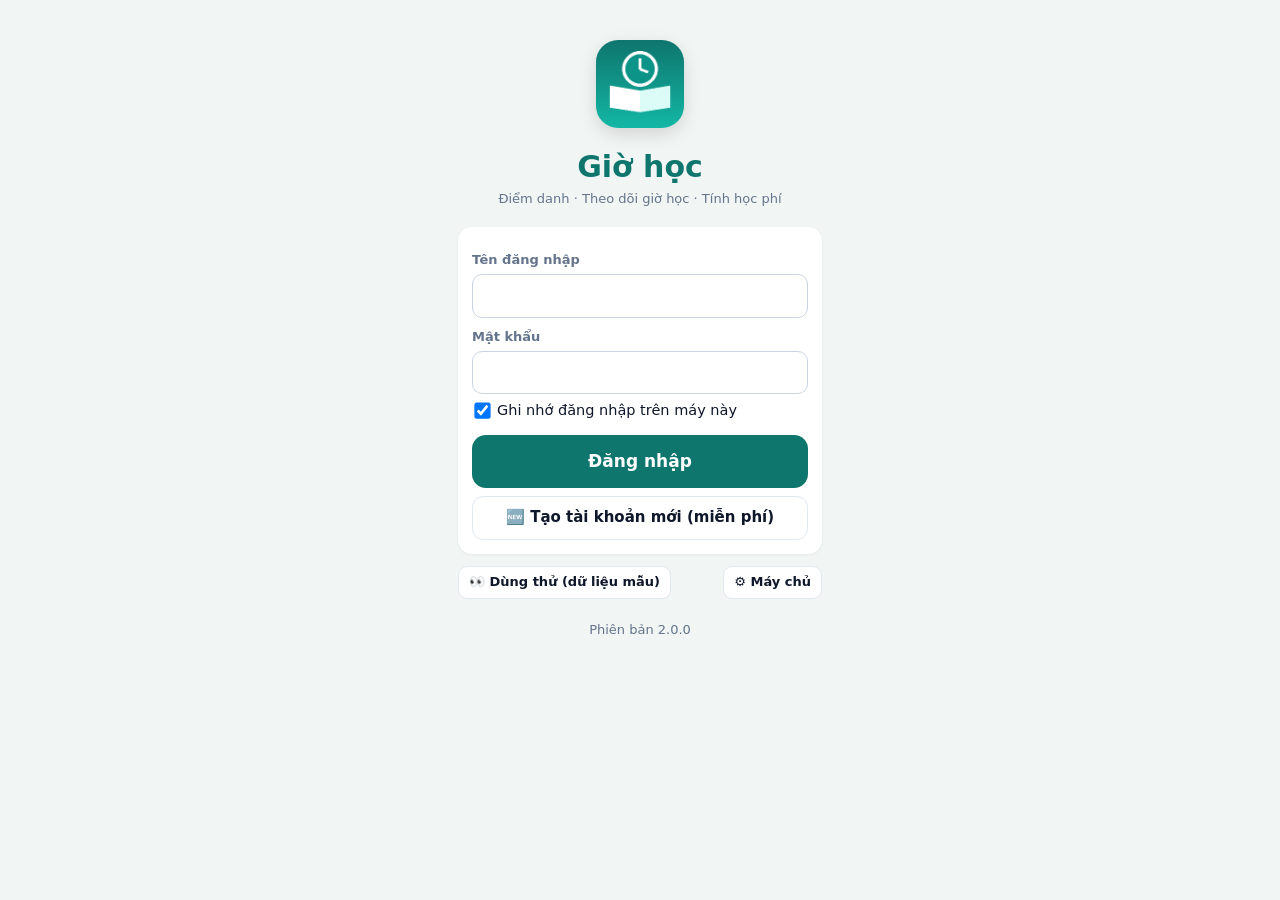
<file: index.html>
<!DOCTYPE html>
<html lang="vi">
<head>
<meta charset="utf-8">
<meta name="viewport" content="width=device-width,initial-scale=1,viewport-fit=cover">
<meta name="theme-color" content="#0f766e">
<title>Giờ học</title>
<link rel="manifest" href="manifest.webmanifest">
<link rel="icon" href="icons/icon-192.png">
<link rel="apple-touch-icon" href="icons/apple-180.png">
<meta name="apple-mobile-web-app-capable" content="yes"><meta name="mobile-web-app-capable" content="yes"><meta name="apple-mobile-web-app-title" content="Giờ học"><meta name="apple-mobile-web-app-status-bar-style" content="black-translucent">
<link rel="stylesheet" href="app.css">
</head>
<body>
<div id="app"><div class="splash"><img src="icons/icon-192.png" alt=""><div>Đang tải…</div></div></div>
<div id="modal"></div>
<div id="toast"></div>
<div id="print"></div>
<script src="config.js"></script>
<script src="version.js"></script>
<script src="core.js"></script>
<script src="demo.js"></script>
<script src="app.js"></script>
<script src="setup.js"></script>
<script src="ux.js"></script>
</body>
</html>
</file>
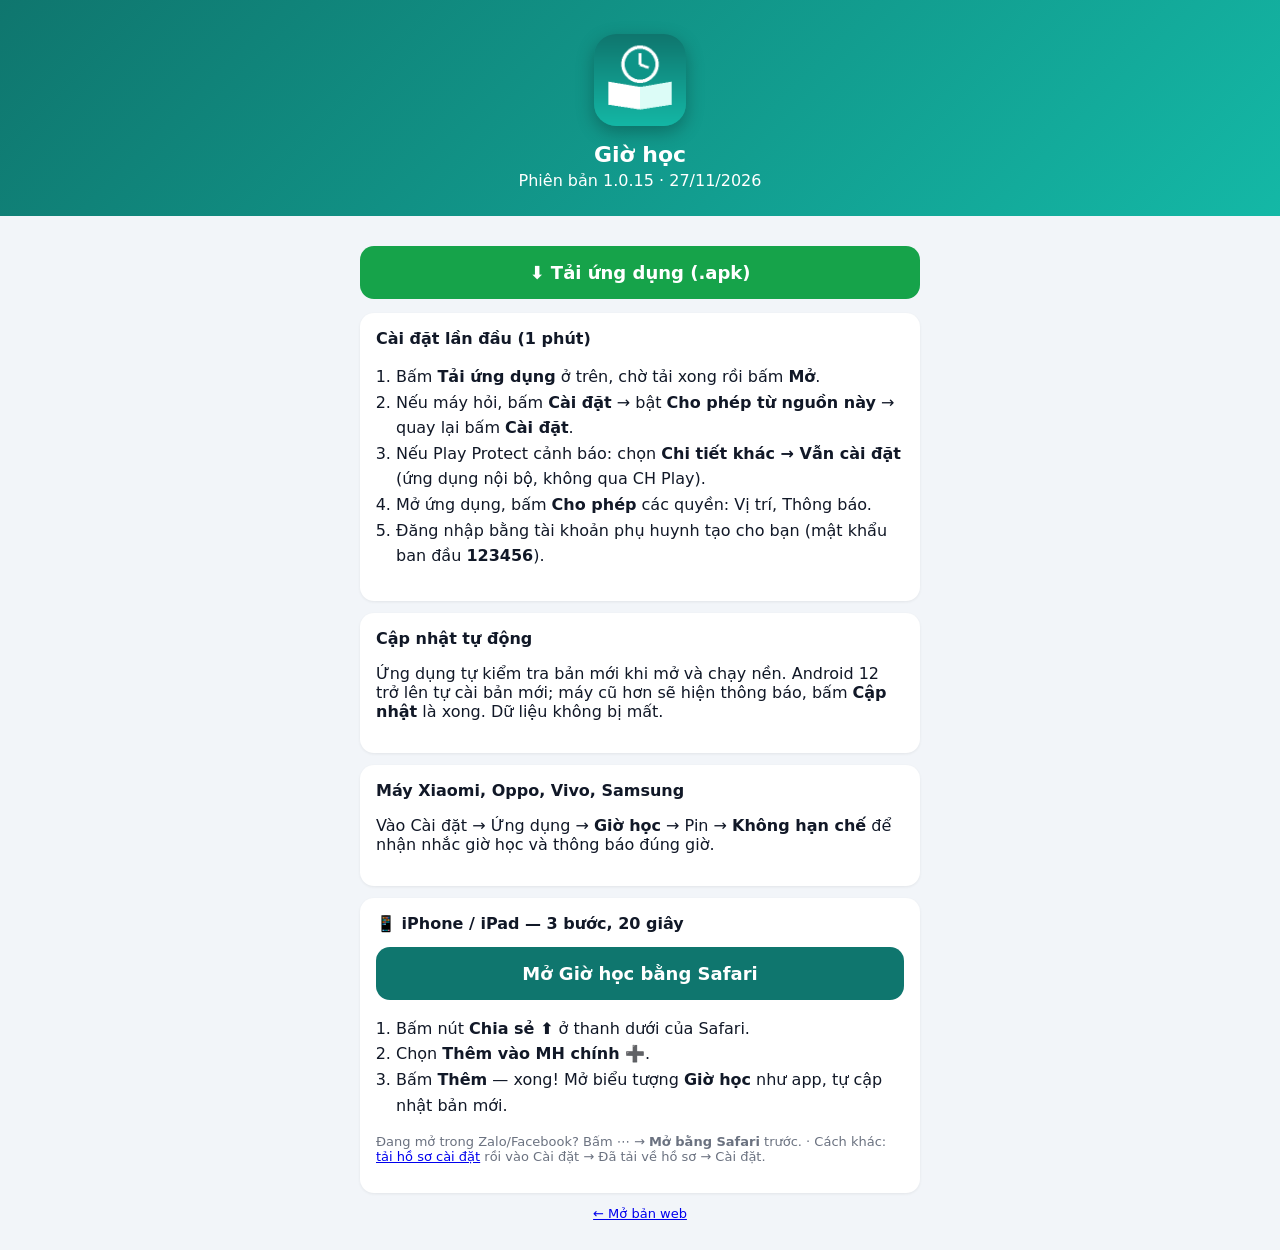
<file: download/index.html>
<!DOCTYPE html>
<html lang="vi">
<head>
<meta charset="utf-8"><meta name="viewport" content="width=device-width,initial-scale=1">
<title>Tải ứng dụng Giờ học</title>
<link rel="icon" href="../icons/icon-192.png">
<style>
body{margin:0;font-family:system-ui,-apple-system,Segoe UI,Roboto,Arial,sans-serif;background:#f2f5f9;color:#111827}
.top{background:linear-gradient(135deg,#0f766e,#14b8a6);color:#fff;text-align:center;padding:34px 18px 26px}
.top img{width:92px;border-radius:22px;box-shadow:0 6px 18px #0004}.top h1{margin:12px 0 4px;font-size:22px}
main{max-width:560px;margin:auto;padding:16px}
.btn{display:block;text-align:center;background:#16a34a;color:#fff;text-decoration:none;font-weight:700;font-size:18px;padding:16px;border-radius:14px;margin:14px 0}
.card{background:#fff;border-radius:14px;padding:16px;margin-bottom:12px;box-shadow:0 1px 3px #0001}
ol{padding-left:20px;line-height:1.6}.muted{color:#6b7280;font-size:13px}
</style>
</head>
<body>
<div class="top"><img src="../icons/icon-192.png" alt=""><h1>Giờ học</h1><div id="ver">Ứng dụng Android</div></div>
<main>
  <a class="btn" id="dl" href="GioHoc.apk" download>⬇ Tải ứng dụng (.apk)</a>
  <div class="card"><b>Cài đặt lần đầu (1 phút)</b>
    <ol>
      <li>Bấm <b>Tải ứng dụng</b> ở trên, chờ tải xong rồi bấm <b>Mở</b>.</li>
      <li>Nếu máy hỏi, bấm <b>Cài đặt</b> → bật <b>Cho phép từ nguồn này</b> → quay lại bấm <b>Cài đặt</b>.</li>
      <li>Nếu Play Protect cảnh báo: chọn <b>Chi tiết khác → Vẫn cài đặt</b> (ứng dụng nội bộ, không qua CH Play).</li>
      <li>Mở ứng dụng, bấm <b>Cho phép</b> các quyền: Vị trí, Thông báo.</li>
      <li>Đăng nhập bằng tài khoản phụ huynh tạo cho bạn (mật khẩu ban đầu <b>123456</b>).</li>
    </ol>
  </div>
  <div class="card"><b>Cập nhật tự động</b><p>Ứng dụng tự kiểm tra bản mới khi mở và chạy nền. Android 12 trở lên tự cài bản mới; máy cũ hơn sẽ hiện thông báo, bấm <b>Cập nhật</b> là xong. Dữ liệu không bị mất.</p></div>
  <div class="card"><b>Máy Xiaomi, Oppo, Vivo, Samsung</b><p>Vào Cài đặt → Ứng dụng → <b>Giờ học</b> → Pin → <b>Không hạn chế</b> để nhận nhắc giờ học và thông báo đúng giờ.</p></div>
  <div class="card" id="ios"><b>📱 iPhone / iPad — 3 bước, 20 giây</b>
    <a class="btn" href="../" style="background:#0f766e">Mở Giờ học bằng Safari</a>
    <ol style="font-size:16px"><li>Bấm nút <b>Chia sẻ ⬆</b> ở thanh dưới của Safari.</li>
    <li>Chọn <b>Thêm vào MH chính ➕</b>.</li>
    <li>Bấm <b>Thêm</b> — xong! Mở biểu tượng <b>Giờ học</b> như app, tự cập nhật bản mới.</li></ol>
    <p class="muted">Đang mở trong Zalo/Facebook? Bấm ⋯ → <b>Mở bằng Safari</b> trước. · Cách khác: <a href="GioHoc.mobileconfig">tải hồ sơ cài đặt</a> rồi vào Cài đặt → Đã tải về hồ sơ → Cài đặt.</p></div>
  <p class="muted" style="text-align:center"><a href="../">← Mở bản web</a></p>
</main>
<script>
if (/iPhone|iPad|iPod/.test(navigator.userAgent)) { document.getElementById('dl').style.display='none'; document.getElementById('ios').style.border='2px solid #0f766e'; }

fetch('../app-version.json?t=' + Date.now()).then(r => r.json()).then(j => {
  document.getElementById('ver').textContent = 'Phiên bản ' + j.versionName + (j.date ? ' · ' + j.date : '');
}).catch(() => {});
</script>
</body>
</html>
</file>
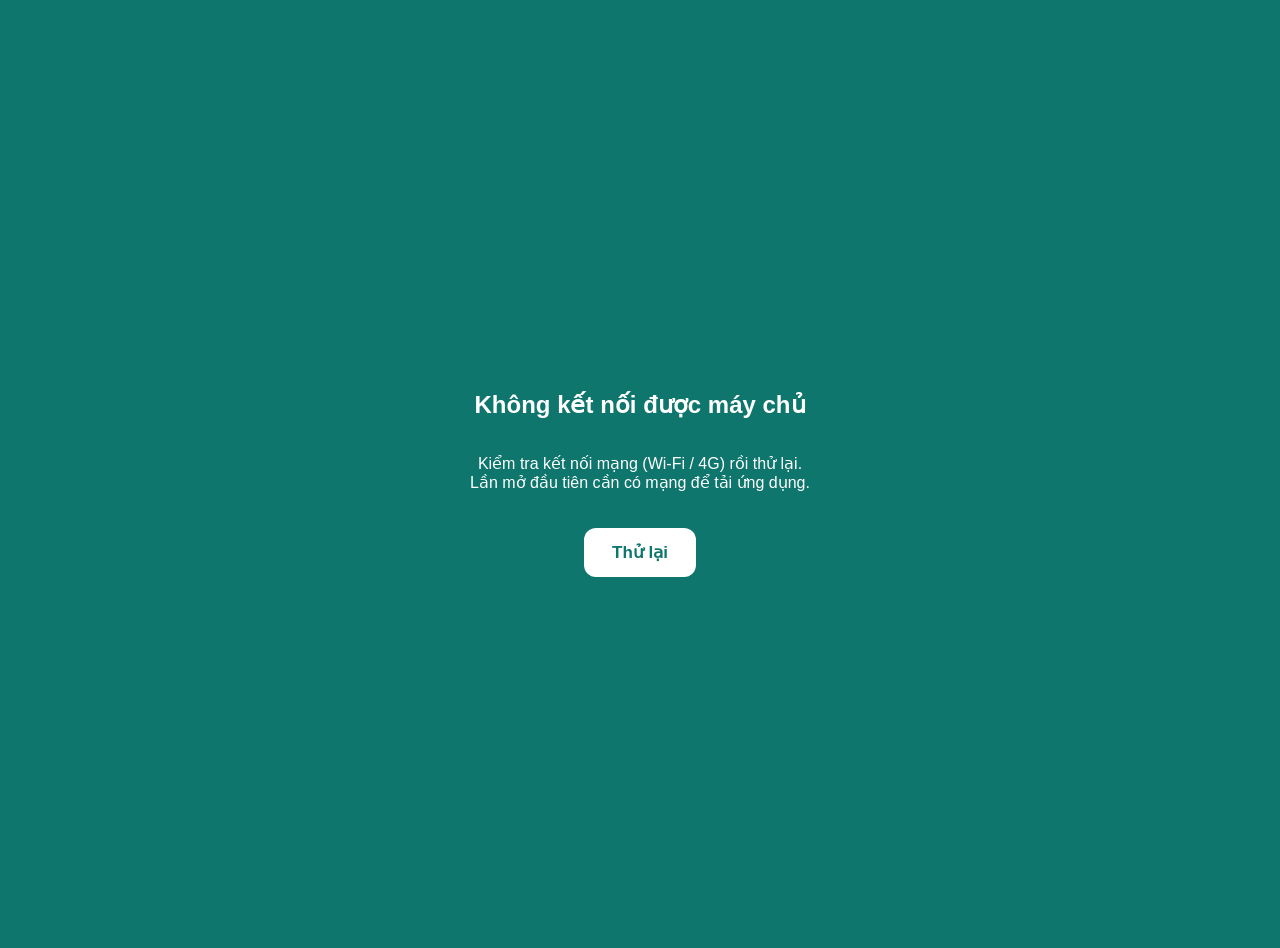
<file: android/app/src/main/assets/offline.html>
<!DOCTYPE html><html lang="vi"><head><meta charset="utf-8"><meta name="viewport" content="width=device-width,initial-scale=1">
<style>body{font-family:sans-serif;background:#0f766e;color:#fff;display:flex;flex-direction:column;align-items:center;justify-content:center;height:100vh;margin:0;text-align:center;padding:24px}
button{margin-top:20px;padding:14px 28px;border:0;border-radius:12px;font-size:17px;font-weight:600;color:#0f766e;background:#fff}</style></head>
<body><h2>Không kết nối được máy chủ</h2><p>Kiểm tra kết nối mạng (Wi-Fi / 4G) rồi thử lại.<br>Lần mở đầu tiên cần có mạng để tải ứng dụng.</p>
<button onclick="Native.reload()">Thử lại</button></body></html>
</file>
<file: app.css>
:root{--p:#0f766e;--p2:#14b8a6;--bg:#f1f5f4;--card:#fff;--tx:#0f172a;--mu:#64748b;--bd:#e2e8f0;--ok:#16a34a;--er:#dc2626;--wa:#d97706;--r:14px}
*{box-sizing:border-box;-webkit-tap-highlight-color:transparent}
html,body{margin:0;background:var(--bg);color:var(--tx);font:15px/1.45 system-ui,-apple-system,"Segoe UI",Roboto,Arial,sans-serif}
button,input,select,textarea{font:inherit;color:inherit}
.splash{height:100vh;display:flex;flex-direction:column;align-items:center;justify-content:center;gap:12px;color:var(--mu)}.splash img{width:84px;border-radius:20px}
header{position:sticky;top:0;z-index:5;background:linear-gradient(135deg,var(--p),#0d9488);color:#fff;padding:calc(10px + env(safe-area-inset-top)) 14px 10px;display:flex;align-items:center;gap:10px;box-shadow:0 2px 8px #0002}
header h1{font-size:18px;margin:0;flex:1;white-space:nowrap;overflow:hidden;text-overflow:ellipsis}
header .ib{background:#ffffff22;border:0;color:#fff;border-radius:10px;min-width:38px;height:38px;position:relative;font-size:18px}
header .ib b{position:absolute;top:-4px;right:-4px;background:#ef4444;font-size:11px;border-radius:9px;padding:0 5px;line-height:17px}
main{padding:12px 12px 96px;max-width:860px;margin:auto}
nav{position:fixed;bottom:0;left:0;right:0;z-index:6;background:#fff;border-top:1px solid var(--bd);display:flex;padding-bottom:env(safe-area-inset-bottom)}
nav button{flex:1;border:0;background:none;padding:7px 0 6px;font-size:11.5px;color:var(--mu);display:flex;flex-direction:column;align-items:center;gap:1px}
nav button i{font-style:normal;font-size:21px;line-height:1.2}nav button.on{color:var(--p);font-weight:700}
.card{background:var(--card);border-radius:var(--r);padding:14px;margin-bottom:12px;box-shadow:0 1px 3px #0000000f}
.card h3{margin:0 0 10px;font-size:15.5px;display:flex;align-items:center;gap:8px}
.mu{color:var(--mu);font-size:13px}.sm{font-size:13px}.b{font-weight:700}.r{text-align:right}.c{text-align:center}
.row{display:flex;align-items:center;gap:10px}.row>.f{flex:1;min-width:0}.wrap{flex-wrap:wrap}.gap{gap:6px}
.btn{border:0;border-radius:11px;padding:10px 14px;font-weight:600;background:#e2e8f0;cursor:pointer;display:inline-flex;align-items:center;justify-content:center;gap:6px;white-space:nowrap}
.btn.p{background:var(--p);color:#fff}.btn.ok{background:var(--ok);color:#fff}.btn.er{background:var(--er);color:#fff}.btn.o{background:#fff;border:1px solid var(--bd)}
.btn.big{font-size:17px;padding:14px 18px;border-radius:14px}.btn.w{width:100%}.btn.s{padding:6px 10px;font-size:13px;border-radius:9px}
.btn:disabled{opacity:.55}
.chip{display:inline-block;font-size:12px;padding:2px 8px;border-radius:20px;background:#e2e8f0;font-weight:600;white-space:nowrap}
.st-co_mat{background:#dcfce7;color:#166534}.st-hoc_bu{background:#dbeafe;color:#1e40af}.st-vang_phep{background:#fef3c7;color:#92400e}.st-vang_kp{background:#fee2e2;color:#991b1b}.st-gv_nghi{background:#ede9fe;color:#5b21b6}.st-open{background:#ccfbf1;color:#115e59}
.bar{width:5px;align-self:stretch;border-radius:4px;flex:none}
.live{border:2px solid var(--p2);background:linear-gradient(180deg,#f0fdfa,#fff)}
.timer{font-size:30px;font-weight:800;font-variant-numeric:tabular-nums;color:var(--p)}
.clock{font-size:34px;font-weight:800;font-variant-numeric:tabular-nums}
.item{display:flex;gap:10px;padding:10px 0;border-top:1px solid var(--bd)}.item:first-child{border-top:0}
.kpi{display:grid;grid-template-columns:repeat(2,1fr);gap:10px;margin-bottom:12px}
@media(min-width:640px){.kpi{grid-template-columns:repeat(4,1fr)}}
.kpi div{background:#fff;border-radius:var(--r);padding:12px;box-shadow:0 1px 3px #0000000f}.kpi b{display:block;font-size:21px;color:var(--p)}.kpi span{font-size:12.5px;color:var(--mu)}
.mnav{display:flex;align-items:center;gap:8px;margin-bottom:12px}.mnav b{flex:1;text-align:center;font-size:16px}
.tabs{display:flex;gap:6px;overflow-x:auto;margin-bottom:10px;padding-bottom:2px}.tabs button{border:1px solid var(--bd);background:#fff;border-radius:20px;padding:6px 12px;font-size:13px;white-space:nowrap}.tabs button.on{background:var(--p);color:#fff;border-color:var(--p)}
table{width:100%;border-collapse:collapse;font-size:13.5px}td,th{padding:7px 6px;border-bottom:1px solid var(--bd);text-align:left;vertical-align:top}th{color:var(--mu);font-weight:600;font-size:12.5px}
.tot td{font-weight:700;border-bottom:0}.due{color:var(--er)}.paid{color:var(--ok)}
.cal{display:grid;grid-template-columns:repeat(7,1fr);gap:4px}.cal .h{font-size:11.5px;color:var(--mu);text-align:center}
.cal .d{background:#fff;border-radius:9px;min-height:50px;padding:4px;font-size:12.5px;border:1px solid var(--bd);cursor:pointer}.cal .d.t{border-color:var(--p);border-width:2px}.cal .d.sel{background:#ccfbf1}.cal .d.x{visibility:hidden}
.dots{display:flex;flex-wrap:wrap;gap:2px;margin-top:3px}.dots i{width:8px;height:8px;border-radius:50%;display:block}.dots i.a{opacity:.35;outline:1.5px solid currentColor}
label{display:block;font-size:13px;color:var(--mu);margin:10px 0 4px;font-weight:600}
input,select,textarea{width:100%;border:1px solid #cbd5e1;border-radius:10px;padding:10px;background:#fff}textarea{min-height:64px}
input[type=checkbox]{width:auto;transform:scale(1.25);margin-right:8px}
.chk{display:flex;align-items:center;padding:6px 0;color:var(--tx);font-weight:500;font-size:14.5px;margin:0}
.g2{display:grid;grid-template-columns:1fr 1fr;gap:10px}.g3{display:grid;grid-template-columns:1.3fr 1fr 1fr auto;gap:6px;align-items:center}
#modal .bg{position:fixed;inset:0;background:#0f172a80;z-index:20;display:flex;align-items:flex-end;justify-content:center}
#modal .sh{background:#fff;width:100%;max-width:620px;max-height:92vh;overflow:auto;border-radius:18px 18px 0 0;padding:16px 16px calc(18px + env(safe-area-inset-bottom));animation:up .18s ease-out}
@media(min-width:700px){#modal .bg{align-items:center}#modal .sh{border-radius:18px}}
#modal h2{margin:0 0 6px;font-size:18px;display:flex;align-items:center}#modal h2 span{flex:1}
@keyframes up{from{transform:translateY(40px);opacity:.4}}
#toast{position:fixed;left:50%;bottom:86px;transform:translateX(-50%);z-index:30;display:flex;flex-direction:column;gap:6px;width:min(92vw,460px)}
#toast div{background:#1e293b;color:#fff;padding:11px 14px;border-radius:12px;box-shadow:0 6px 18px #0004;font-size:14px;animation:up .2s}#toast .ok{background:#15803d}#toast .er{background:#b91c1c}
.login{max-width:400px;margin:0 auto;padding:40px 18px}.login .logo{text-align:center;margin-bottom:18px}.login .logo img{width:88px;border-radius:22px;box-shadow:0 6px 18px #0002}
.login h1{margin:10px 0 2px;color:var(--p)}
.empty{text-align:center;color:var(--mu);padding:22px 10px}
.warn{background:#fff7ed;color:#9a3412;border-radius:10px;padding:8px 10px;font-size:13px;margin:8px 0}
.info{background:#f0fdfa;color:#115e59;border-radius:10px;padding:8px 10px;font-size:13px;margin:8px 0}
.list-a>div{padding:12px 4px;border-top:1px solid var(--bd);display:flex;align-items:center;gap:10px;cursor:pointer}.list-a>div:first-child{border-top:0}
.big-money{font-size:24px;font-weight:800}
svg text{font-family:inherit}
.leg{display:flex;flex-wrap:wrap;gap:6px 14px;font-size:12.5px;margin-top:6px}.leg i{display:inline-block;width:10px;height:10px;border-radius:3px;margin-right:5px;vertical-align:-1px}
#print{display:none}
@media print{body>*{display:none!important}#print{display:block!important;padding:10px;font-size:13px}#print table td,#print table th{border:1px solid #999}}
.pr h2{text-align:center;margin:4px 0}.pr .sig{display:flex;justify-content:space-around;margin-top:30px;text-align:center}

.qk{display:flex;flex-wrap:wrap;gap:6px;margin:6px 0}.qk button{border:1px solid var(--bd);background:#fff;border-radius:18px;padding:6px 11px;font-size:13.5px}.qk button.on{background:var(--p);color:#fff;border-color:var(--p)}
details.card>summary{cursor:pointer;list-style:none;display:flex;align-items:center;gap:8px}details.card>summary::-webkit-details-marker{display:none}
details.card:not([open])>summary::after{content:'▸';margin-left:auto;color:var(--mu)}details.card[open]>summary::after{content:'▾';margin-left:auto;color:var(--mu)}
.tree summary{padding-bottom:6px}.tn{display:flex;align-items:center;gap:10px;padding:10px 4px 10px 22px;position:relative;cursor:pointer;border-top:1px solid var(--bd)}
.tn .tl{position:absolute;left:8px;top:0;bottom:50%;width:10px;border-left:2px solid #cbd5e1;border-bottom:2px solid #cbd5e1;border-bottom-left-radius:6px}
.tn:hover{background:#f8fafc}

/* ---- 2.0: hiện đại ---- */
#v.fade{animation:fd .22s ease-out}@keyframes fd{from{opacity:.3;transform:translateY(6px)}}
.btn{transition:transform .08s,filter .15s}.btn:active{transform:scale(.96);filter:brightness(.95)}
.card{transition:box-shadow .2s}
#fab{position:fixed;right:18px;bottom:calc(78px + env(safe-area-inset-bottom));width:58px;height:58px;border-radius:50%;border:0;background:linear-gradient(135deg,#0f766e,#14b8a6);color:#fff;font-size:30px;box-shadow:0 6px 18px #0f766e66;z-index:7}
#fab:active{transform:scale(.92)}
.hero{background:linear-gradient(135deg,#0f766e,#14b8a6);color:#fff}.hero .btn{background:#fff;color:#0f766e}
.hero.soon{background:linear-gradient(135deg,#ea580c,#f59e0b)}.hero.soon .btn{color:#c2410c}
nav{backdrop-filter:blur(10px);background:#ffffffee}
:root[data-theme=dark]{--bg:#0b1513;--card:#13211f;--tx:#e2e8f0;--mu:#94a3b8;--bd:#24403b}
:root[data-theme=dark] body{background:var(--bg);color:var(--tx)}
:root[data-theme=dark] .card,:root[data-theme=dark] .kpi div,:root[data-theme=dark] #modal .sh,:root[data-theme=dark] .cal .d,:root[data-theme=dark] .qk button,:root[data-theme=dark] .tabs button,:root[data-theme=dark] .btn.o{background:var(--card);color:var(--tx);border-color:var(--bd)}
:root[data-theme=dark] nav{background:#0f1c1aee;border-color:var(--bd)}
:root[data-theme=dark] input,:root[data-theme=dark] select,:root[data-theme=dark] textarea{background:#0f1c1a;color:var(--tx);border-color:#2c4a44}
:root[data-theme=dark] .btn{background:#1f3330;color:var(--tx)}:root[data-theme=dark] .btn.p,:root[data-theme=dark] .tabs button.on,:root[data-theme=dark] .qk button.on{background:#0d9488;color:#fff}
:root[data-theme=dark] .btn.ok{background:#15803d;color:#fff}:root[data-theme=dark] .btn.er{background:#b91c1c;color:#fff}
:root[data-theme=dark] .warn{background:#3b2410;color:#fdba74}:root[data-theme=dark] .info{background:#0f2e2a;color:#5eead4}
:root[data-theme=dark] .live{background:#102825}:root[data-theme=dark] .chip{filter:brightness(.85)}
:root[data-theme=dark] .tn:hover{background:#18302c}:root[data-theme=dark] .hero .btn{background:#fff;color:#0f766e}
</file>
